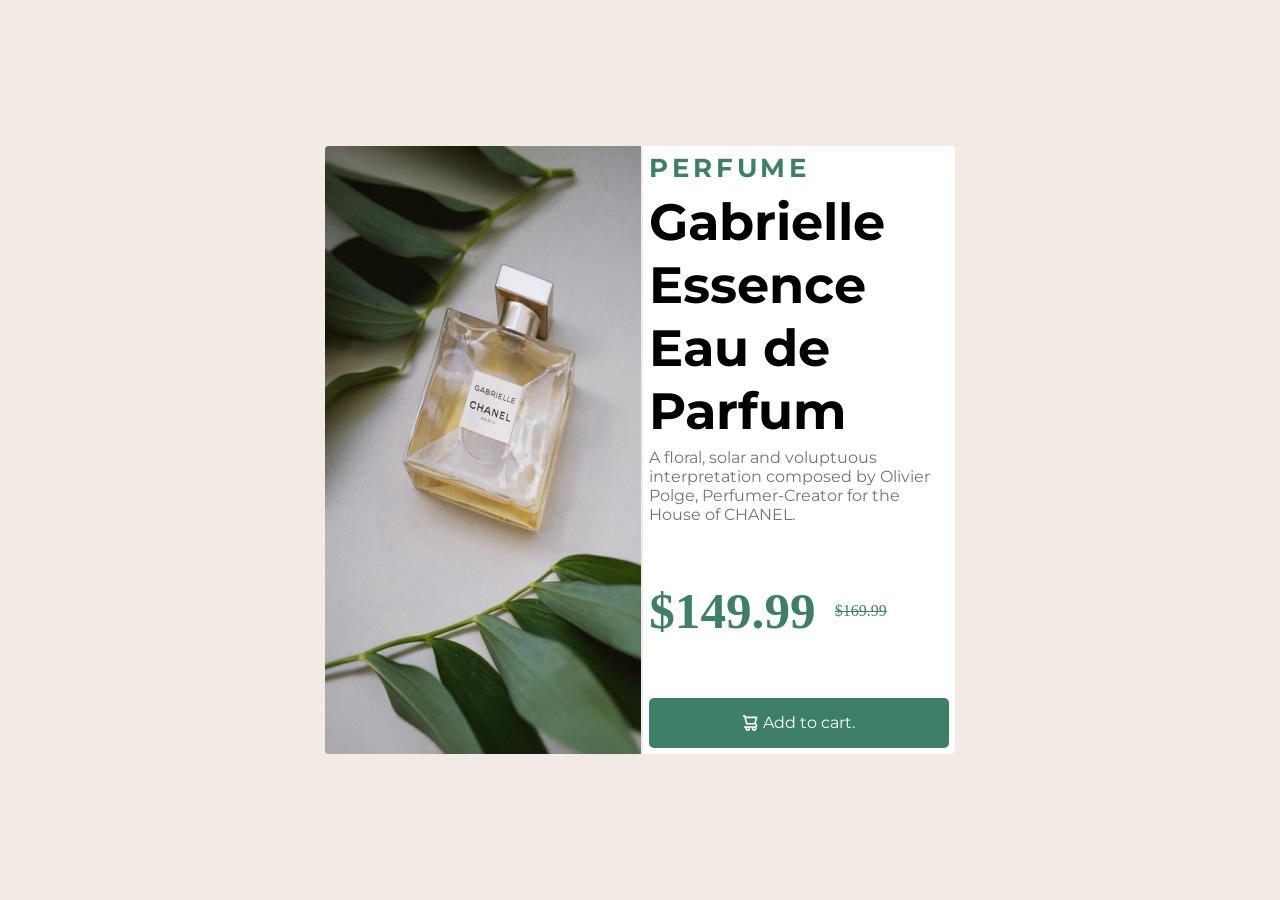
<file: index.html>
<html>
    <head>
        <meta name="viewport" content="width=device-width, initial-scale=1"/>
        <title>FrontEndMentor - Product Preview Card</title>
        <link rel="stylesheet" href="https://fonts.googleapis.com/css?family=Montserrat" />
        <link rel="stylesheet" href="css/style.css" />
    </head>

    <body>

        <div class="flexContainer">
            <div class="card">
                <div class="card__productImg"></div>

                <div class="card__content">
                    <p class="card__productCategory">PERFUME</p>
                    <p class="card__productName">Gabrielle Essence Eau de Parfum</p>
                    <p class="card__productDesc">A floral, solar and voluptuous interpretation composed by Olivier Polge, Perfumer-Creator for the House of CHANEL.</p>
                    
                    <div class="card__productPriceContainer">
                        <p class="card__productCurrentPrice">$149.99</p>
                        <p class="card__productoldPrice">$169.99</p>
                    </div>
    
                    <div class="btn text-center">
                        <img src="assets/img/icon-cart.svg" />
                        <span>Add to cart.</span>
                    </div>
                </div>
            </div>
        </div>
        

    </body>
</html>
</file>
<file: css/style.css>
:root{
    --bodybgColor: hsl(30,38%,92%);
    --productCategoryColog: hsl(158, 36%, 37%);
    --productDescriptionColor: hsl(228,12%,48%);
    --uiItemColors: hsl(212,21%,14%);
}

@font-face {
    font-family: 'MONTSERAT';
    src: url(https://fonts.google.com/specimen/Montserrat);
}

@font-face {
    font-family: 'FRAUNCES';
    src: url(https://fonts.google.com/specimen/Fraunces);
}

body{
    background-color: var(--bodybgColor);
}

p{
    word-wrap: break-word;
}

.flexContainer{
    width: 100%;
    height: 100%;
    display:flex;
    align-items: center;
    justify-content: center;
}

.card {
    display: flex;
    flex-direction: row;
    width: 50%;
    height: auto;
}

.card__productImg{
    width: 50%;
    height: auto;
    content: url(../assets/img/image-product-desktop.jpg);
    border: thin solid var(--bodybgColor);
    border-radius: 5px 0 0 5px;
}

.card__content{
    width: 50%;
    margin-left: auto;
    background-color: white;
    border: thin solid var(--bodybgColor);
    border-radius: 0 5px 5px 0;
}

.card__content > * {
    margin: 2%;
}

.card__productCategory{
    font-family: Montserrat;
    font-size: 2vw;
    color: var(--productCategoryColog);
    font-weight: bold;
    letter-spacing: 0.15em;
}

.card__productName{
    color: black;
    font-family: Montserrat;
    font-weight: bolder;
    font-size: 4vw;
}

.card__productDesc{
    color: var(--productDescriptionColor);
    font-family: Montserrat;
}

.card__productPriceContainer{
    width: 100%;
    display: flex;
    flex-direction: row;
    align-items: center;
    font-family: Fraunces;
    color: var(--productCategoryColog);
}

    .card__productCurrentPrice{
        font-size: 4vw;
        font-weight: bolder;
    }

    .card__productoldPrice{
        text-decoration: line-through;
        margin-left: 1.5vw;
    }

.btn {
    background-color: var(--productCategoryColog);
    transition: background-color ease-in-out 0.3s;
    height: 50px;
    border-radius: 5px;
    display: flex;
    flex-direction: row;
    justify-content: center;
    align-items: center;
    color: white;
}

.btn:hover{
    background-color: var(--uiItemColors);
    cursor: pointer;
}

.btn span {
    margin-left: 5px;
    font-family: Montserrat;
}

@media only screen and (max-width: 375px) {
    .card{
        width: 100%;
        flex-direction: column;
    }

    .card__productImg{
        width: 100%;
        height: auto;
        content: url(../assets/img/image-product-mobile.jpg);
    }

    .card__content{
        width: 100%;
    }

    .card__productCategory{
        font-size: 3vw;
    }
}
</file>
